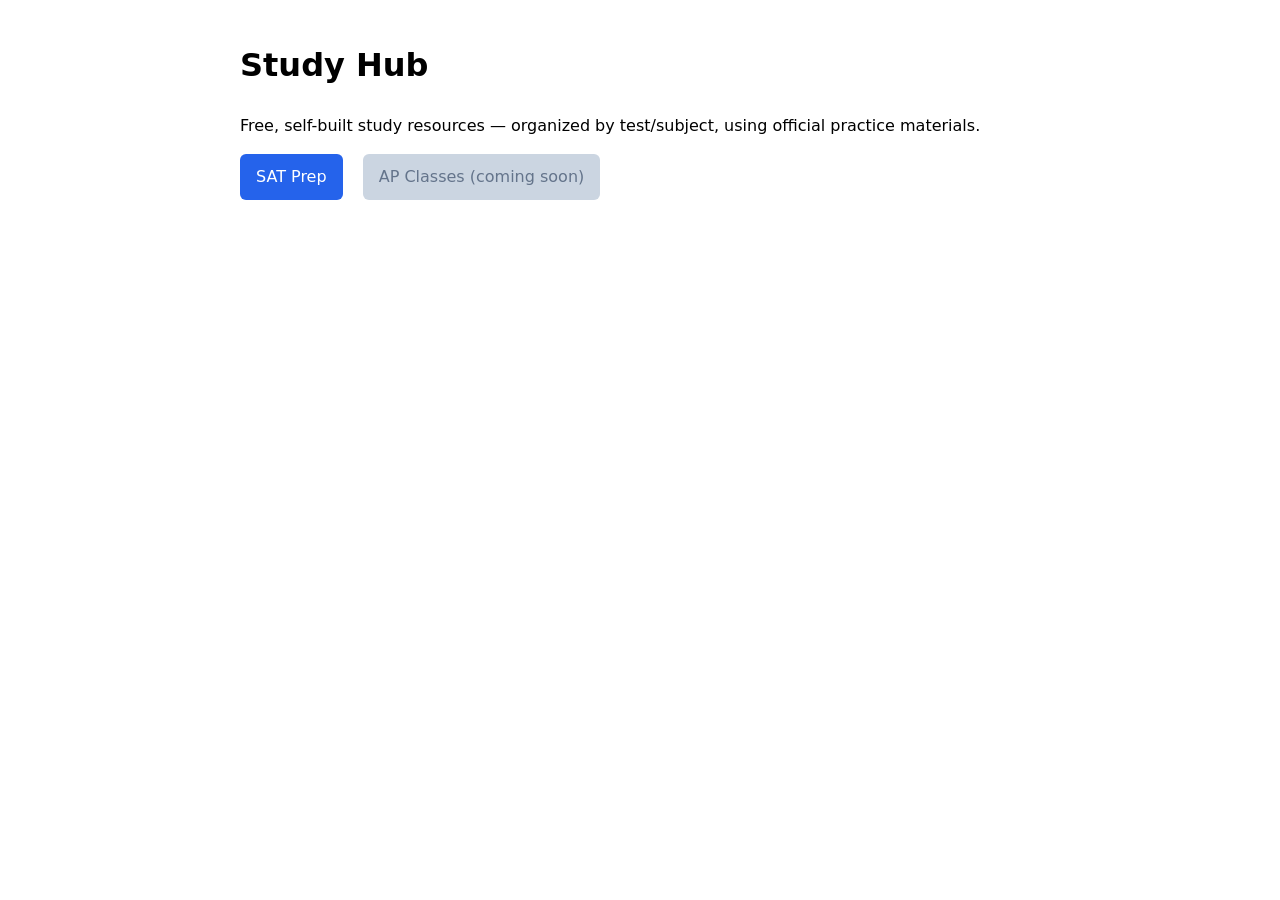
<file: index.html>
<!DOCTYPE html>
<html lang="en">
<head>
  <meta charset="UTF-8">
  <meta name="viewport" content="width=device-width, initial-scale=1.0">
  <title>Study Hub</title>
  <link rel="stylesheet" href="style.css">
</head>
<body>
  <h1>Study Hub</h1>
  <p>Free, self-built study resources — organized by test/subject, using official practice materials.</p>
  <nav>
    <a href="sat/index.html">SAT Prep</a>
    <a href="#" class="disabled">AP Classes (coming soon)</a>
  </nav>
</body>
</html>
</file>
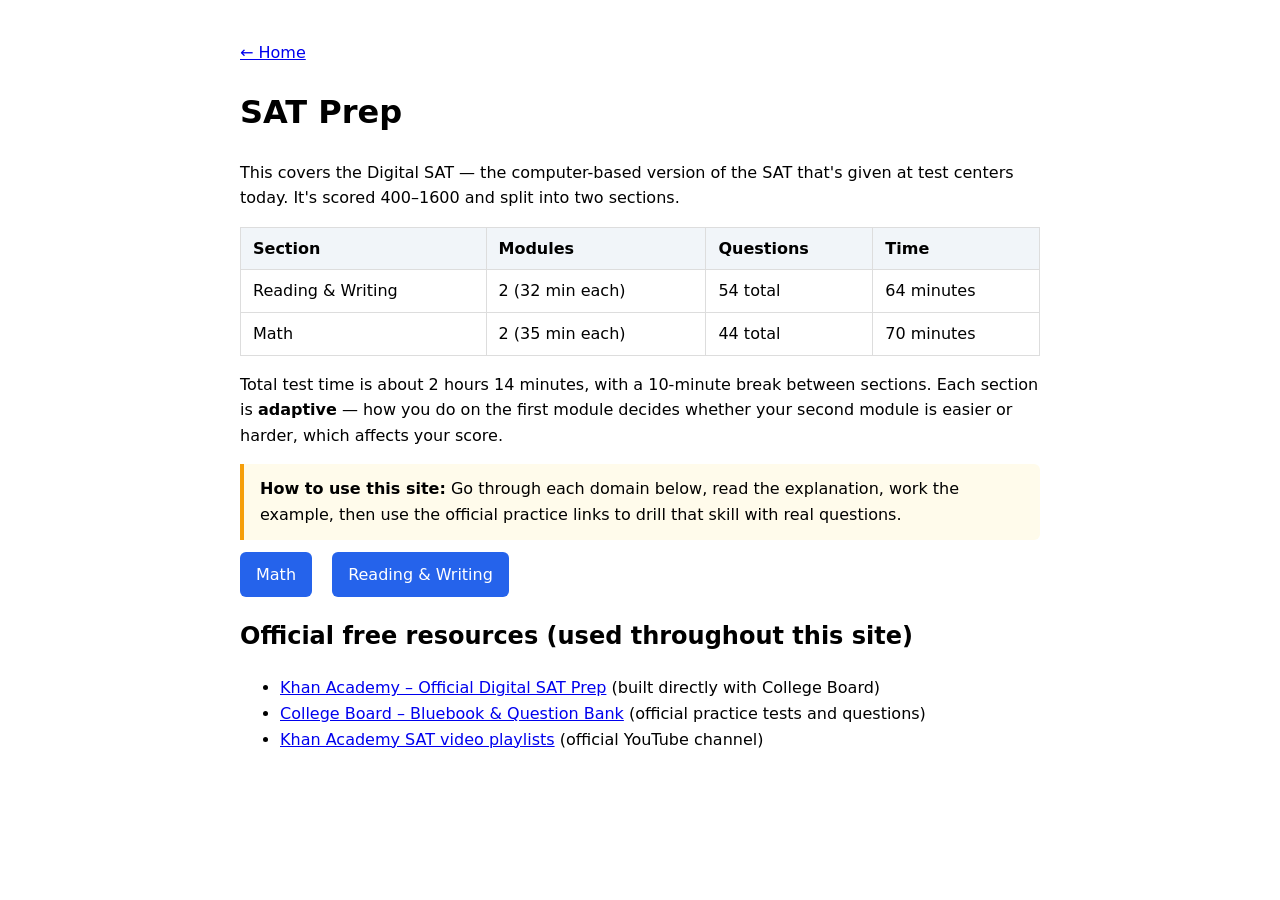
<file: sat/index.html>
<!DOCTYPE html>
<html lang="en">
<head>
  <meta charset="UTF-8">
  <meta name="viewport" content="width=device-width, initial-scale=1.0">
  <title>SAT Prep</title>
  <link rel="stylesheet" href="../style.css">
</head>
<body>
  <a href="../index.html">&larr; Home</a>
  <h1>SAT Prep</h1>
  <p>This covers the Digital SAT — the computer-based version of the SAT that's given at test centers today. It's scored 400&ndash;1600 and split into two sections.</p>

  <table>
    <tr><th>Section</th><th>Modules</th><th>Questions</th><th>Time</th></tr>
    <tr><td>Reading & Writing</td><td>2 (32 min each)</td><td>54 total</td><td>64 minutes</td></tr>
    <tr><td>Math</td><td>2 (35 min each)</td><td>44 total</td><td>70 minutes</td></tr>
  </table>

  <p>Total test time is about 2 hours 14 minutes, with a 10-minute break between sections. Each section is <strong>adaptive</strong> &mdash; how you do on the first module decides whether your second module is easier or harder, which affects your score.</p>

  <div class="tip">
    <strong>How to use this site:</strong> Go through each domain below, read the explanation, work the example, then use the official practice links to drill that skill with real questions.
  </div>

  <nav>
    <a href="math.html">Math</a>
    <a href="reading-writing.html">Reading & Writing</a>
  </nav>

  <h2>Official free resources (used throughout this site)</h2>
  <ul>
    <li><a href="https://www.khanacademy.org/digital-sat" target="_blank">Khan Academy &ndash; Official Digital SAT Prep</a> (built directly with College Board)</li>
    <li><a href="https://satsuite.collegeboard.org/practice" target="_blank">College Board &ndash; Bluebook & Question Bank</a> (official practice tests and questions)</li>
    <li><a href="https://www.youtube.com/c/KhanAcademyNewSAT/playlists" target="_blank">Khan Academy SAT video playlists</a> (official YouTube channel)</li>
  </ul>
</body>
</html>
</file>
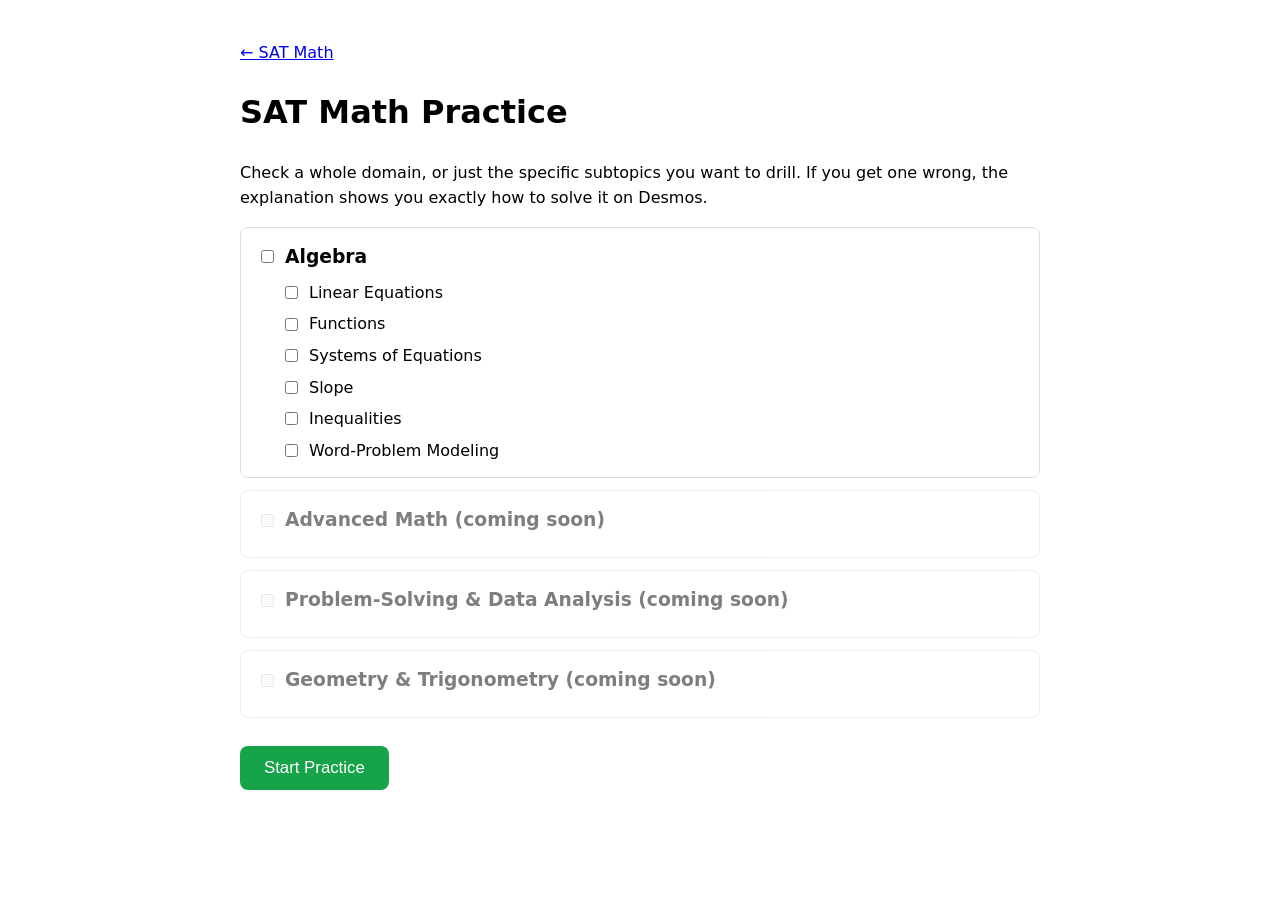
<file: sat/math-practice.html>
<!DOCTYPE html>
<html lang="en">
<head>
  <meta charset="UTF-8">
  <meta name="viewport" content="width=device-width, initial-scale=1.0">
  <title>SAT Math Practice</title>
  <link rel="stylesheet" href="../style.css">
</head>
<body>
  <a href="math.html">&larr; SAT Math</a>
  <h1>SAT Math Practice</h1>
  <p>Check a whole domain, or just the specific subtopics you want to drill. If you get one wrong, the explanation shows you exactly how to solve it on Desmos.</p>

  <div id="topic-selector"></div>

  <button class="start-practice-btn" onclick="startPractice()">Start Practice</button>

  <div id="practice-results"></div>

  <script src="quiz-data.js"></script>
  <script src="quiz.js"></script>
  <script src="practice.js"></script>
</body>
</html>
</file>
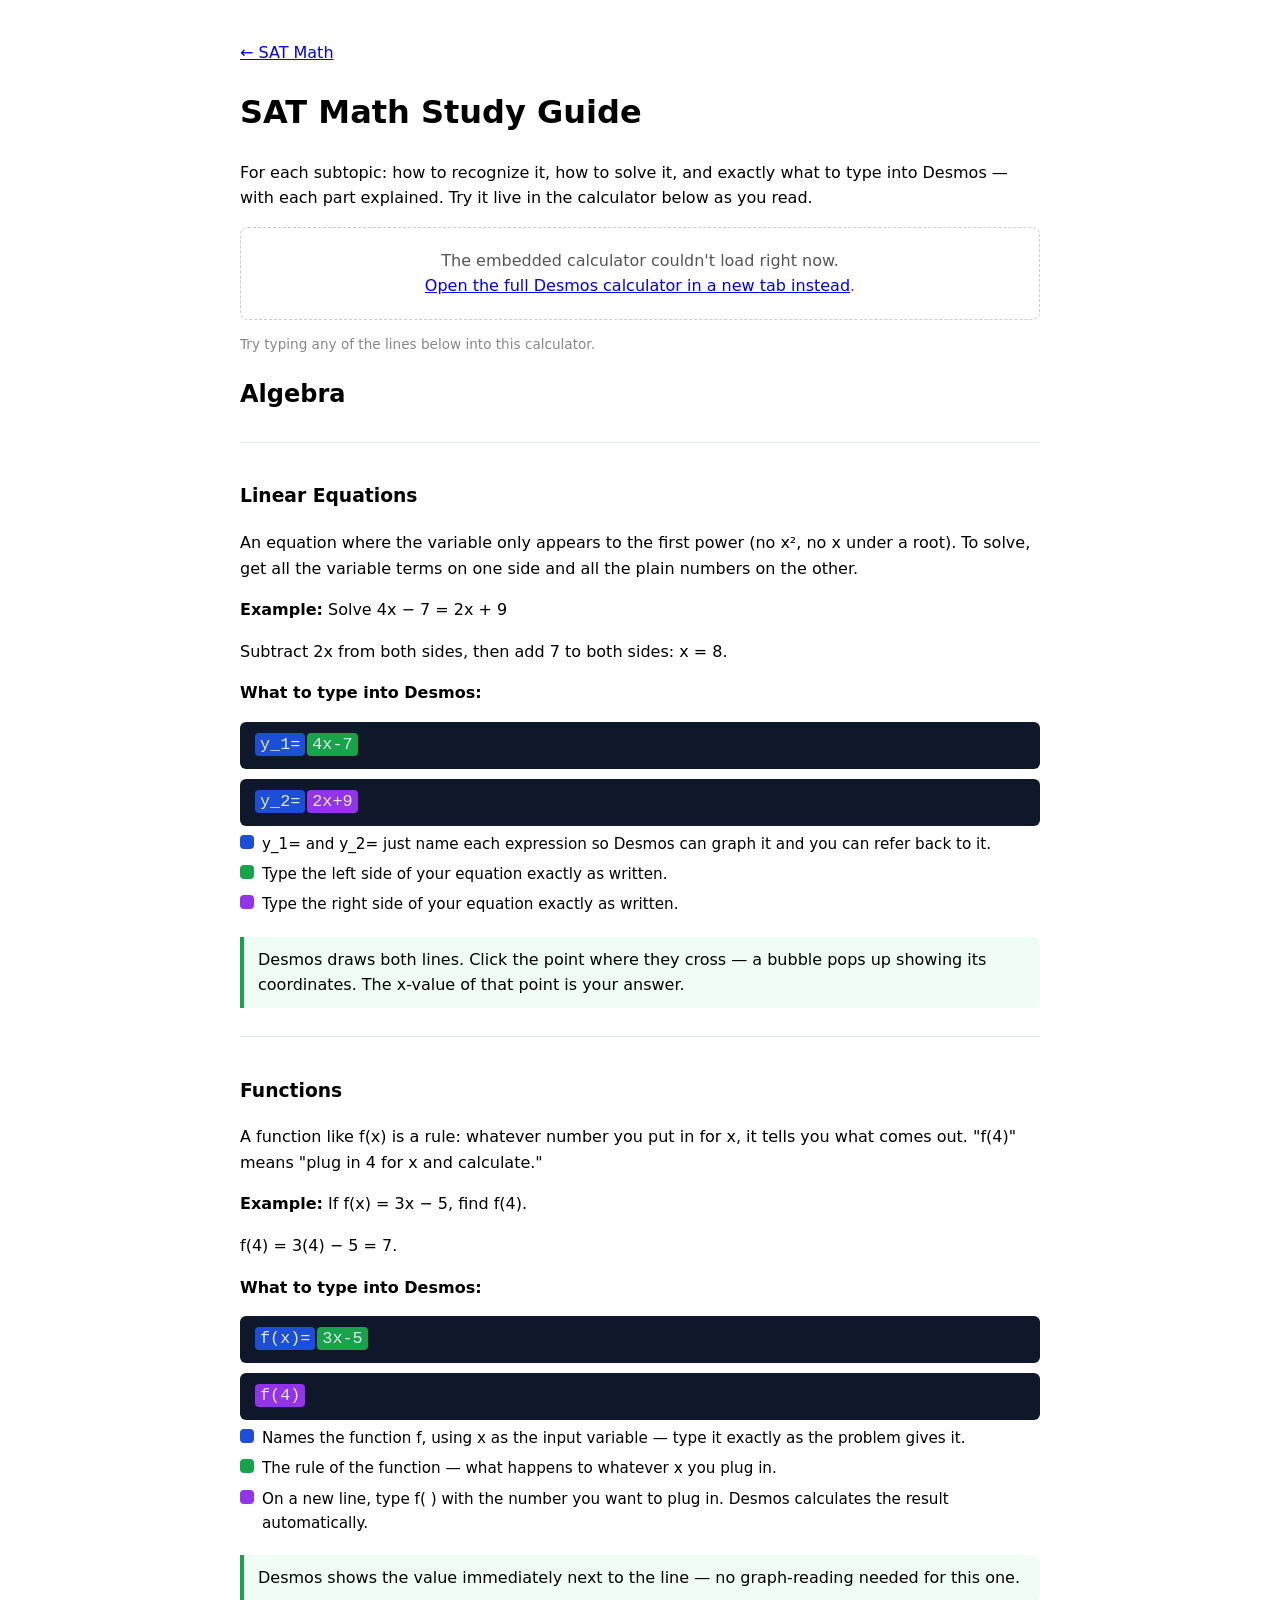
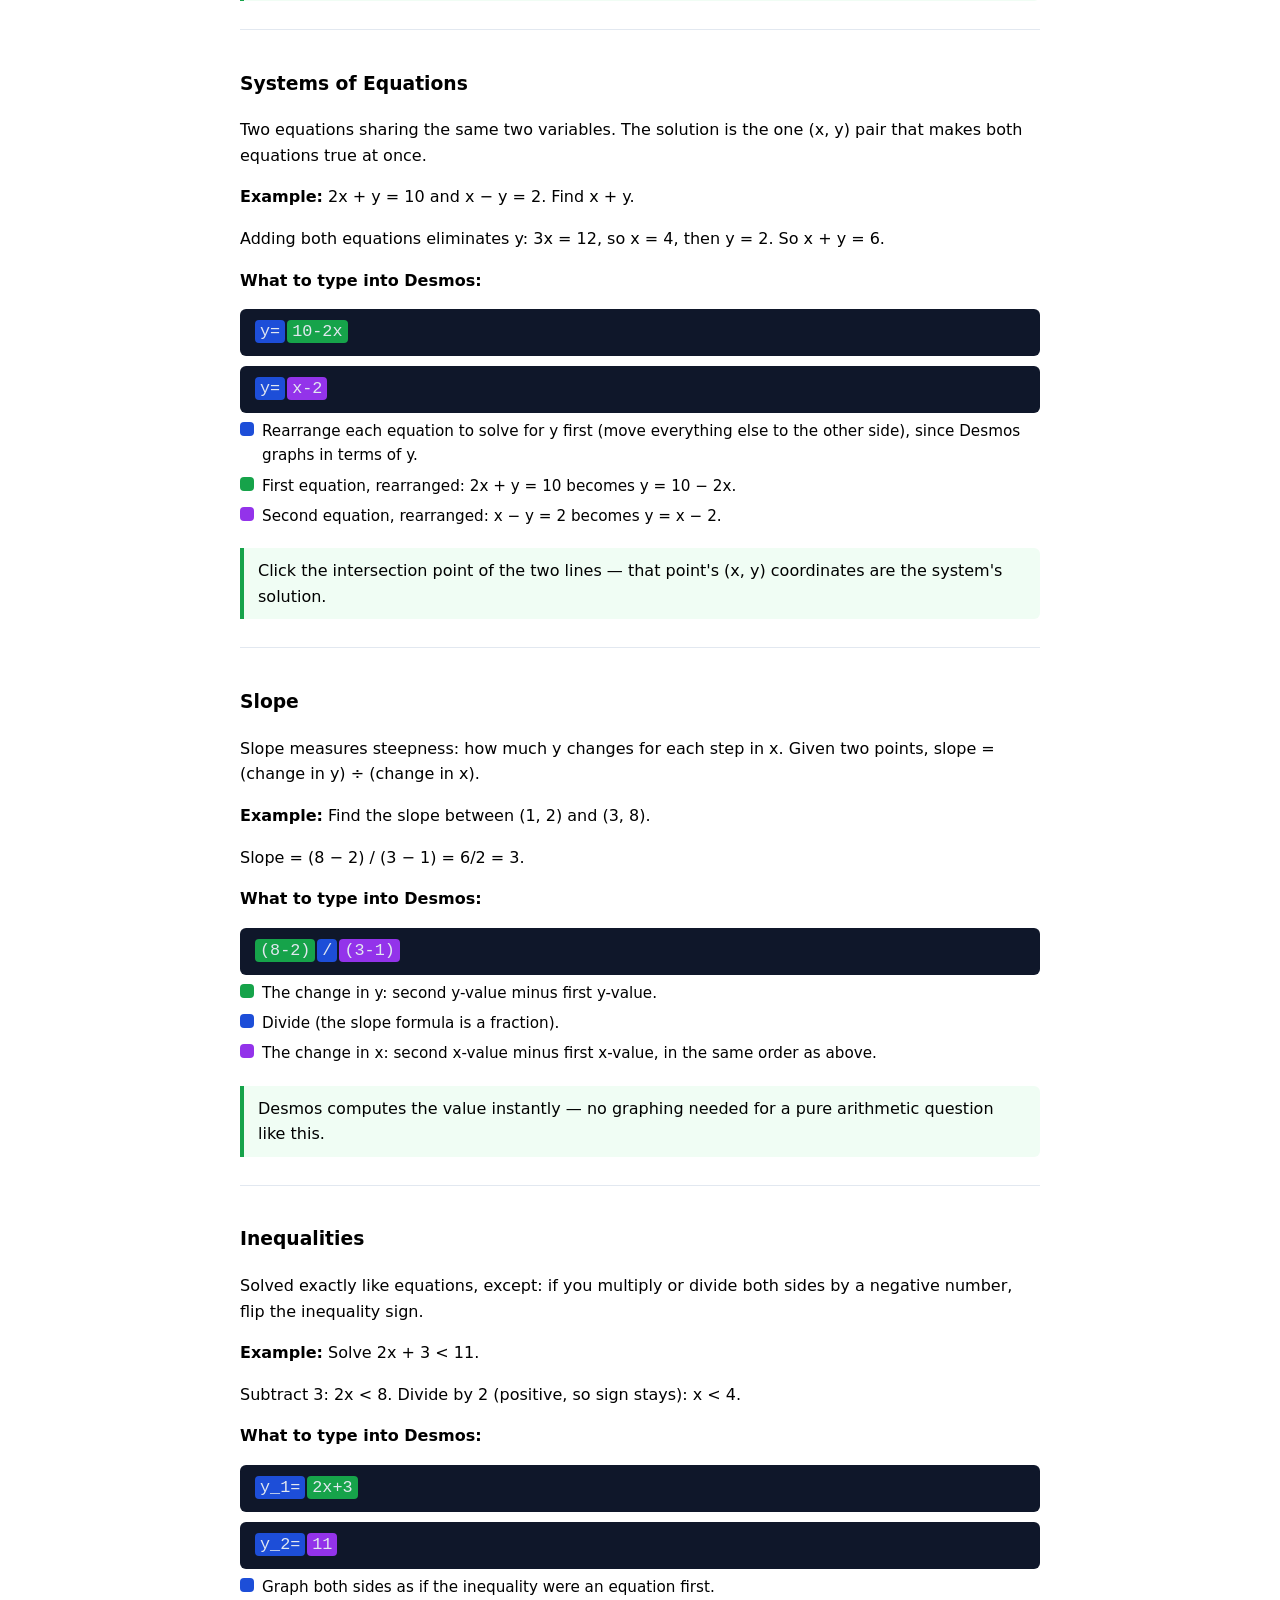
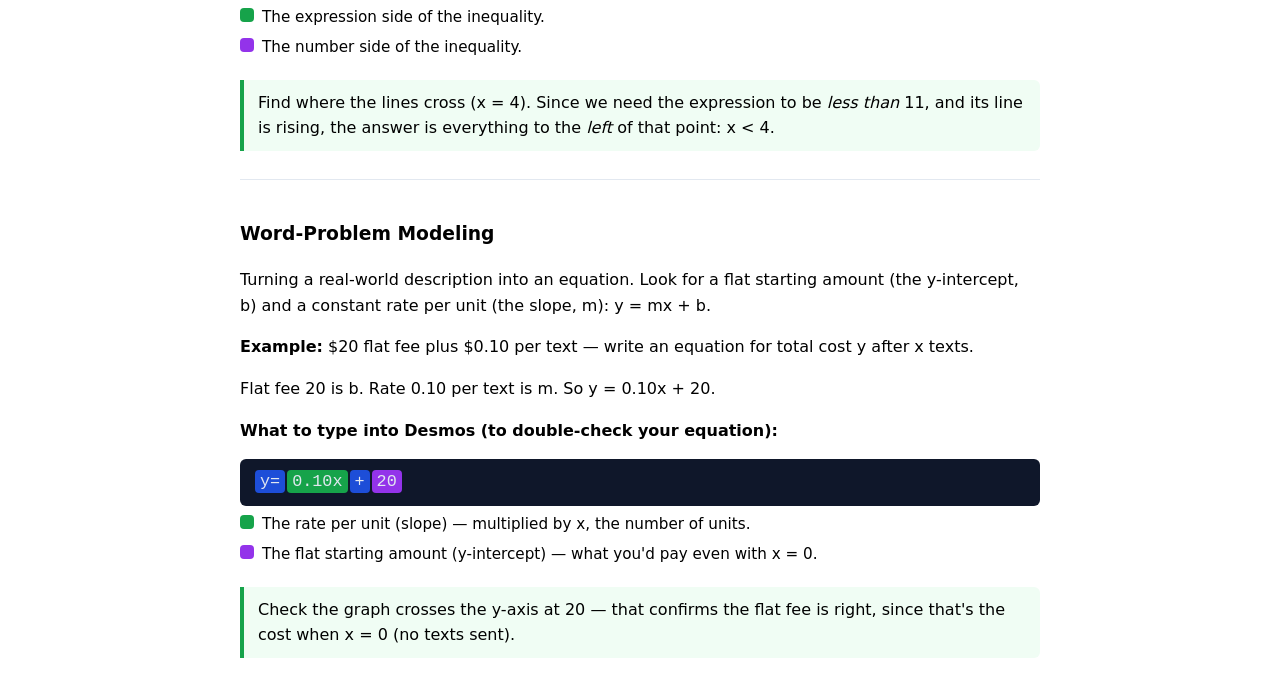
<file: sat/math-study-guide.html>
<!DOCTYPE html>
<html lang="en">
<head>
  <meta charset="UTF-8">
  <meta name="viewport" content="width=device-width, initial-scale=1.0">
  <title>SAT Math Study Guide</title>
  <link rel="stylesheet" href="../style.css">
</head>
<body>
  <a href="math.html">&larr; SAT Math</a>
  <h1>SAT Math Study Guide</h1>
  <p>For each subtopic: how to recognize it, how to solve it, and exactly what to type into Desmos &mdash; with each part explained. Try it live in the calculator below as you read.</p>

  <div id="calculator"></div>
  <p id="calculator-note" style="color:#888; font-size:0.85em;">Try typing any of the lines below into this calculator.</p>

  <h2>Algebra</h2>

  <div class="subtopic-section" id="linear-equations">
    <h3>Linear Equations</h3>
    <p>An equation where the variable only appears to the first power (no x&sup2;, no x under a root). To solve, get all the variable terms on one side and all the plain numbers on the other.</p>

    <p><strong>Example:</strong> Solve 4x &minus; 7 = 2x + 9</p>
    <p>Subtract 2x from both sides, then add 7 to both sides: x = 8.</p>

    <p><strong>What to type into Desmos:</strong></p>
    <div class="d-line"><span class="d-part d-c1">y_1=</span><span class="d-part d-c2">4x-7</span></div>
    <div class="d-line"><span class="d-part d-c1">y_2=</span><span class="d-part d-c3">2x+9</span></div>
    <div class="d-legend">
      <div class="d-legend-item"><span class="d-swatch d-c1"></span><span>y_1= and y_2= just name each expression so Desmos can graph it and you can refer back to it.</span></div>
      <div class="d-legend-item"><span class="d-swatch d-c2"></span><span>Type the left side of your equation exactly as written.</span></div>
      <div class="d-legend-item"><span class="d-swatch d-c3"></span><span>Type the right side of your equation exactly as written.</span></div>
    </div>
    <div class="d-result">Desmos draws both lines. Click the point where they cross &mdash; a bubble pops up showing its coordinates. The x-value of that point is your answer.</div>
  </div>

  <div class="subtopic-section" id="functions">
    <h3>Functions</h3>
    <p>A function like f(x) is a rule: whatever number you put in for x, it tells you what comes out. "f(4)" means "plug in 4 for x and calculate."</p>

    <p><strong>Example:</strong> If f(x) = 3x &minus; 5, find f(4).</p>
    <p>f(4) = 3(4) &minus; 5 = 7.</p>

    <p><strong>What to type into Desmos:</strong></p>
    <div class="d-line"><span class="d-part d-c1">f(x)=</span><span class="d-part d-c2">3x-5</span></div>
    <div class="d-line"><span class="d-part d-c3">f(4)</span></div>
    <div class="d-legend">
      <div class="d-legend-item"><span class="d-swatch d-c1"></span><span>Names the function f, using x as the input variable &mdash; type it exactly as the problem gives it.</span></div>
      <div class="d-legend-item"><span class="d-swatch d-c2"></span><span>The rule of the function &mdash; what happens to whatever x you plug in.</span></div>
      <div class="d-legend-item"><span class="d-swatch d-c3"></span><span>On a new line, type f( ) with the number you want to plug in. Desmos calculates the result automatically.</span></div>
    </div>
    <div class="d-result">Desmos shows the value immediately next to the line &mdash; no graph-reading needed for this one.</div>
  </div>

  <div class="subtopic-section" id="systems">
    <h3>Systems of Equations</h3>
    <p>Two equations sharing the same two variables. The solution is the one (x, y) pair that makes both equations true at once.</p>

    <p><strong>Example:</strong> 2x + y = 10 and x &minus; y = 2. Find x + y.</p>
    <p>Adding both equations eliminates y: 3x = 12, so x = 4, then y = 2. So x + y = 6.</p>

    <p><strong>What to type into Desmos:</strong></p>
    <div class="d-line"><span class="d-part d-c1">y=</span><span class="d-part d-c2">10-2x</span></div>
    <div class="d-line"><span class="d-part d-c1">y=</span><span class="d-part d-c3">x-2</span></div>
    <div class="d-legend">
      <div class="d-legend-item"><span class="d-swatch d-c1"></span><span>Rearrange each equation to solve for y first (move everything else to the other side), since Desmos graphs in terms of y.</span></div>
      <div class="d-legend-item"><span class="d-swatch d-c2"></span><span>First equation, rearranged: 2x + y = 10 becomes y = 10 &minus; 2x.</span></div>
      <div class="d-legend-item"><span class="d-swatch d-c3"></span><span>Second equation, rearranged: x &minus; y = 2 becomes y = x &minus; 2.</span></div>
    </div>
    <div class="d-result">Click the intersection point of the two lines &mdash; that point's (x, y) coordinates are the system's solution.</div>
  </div>

  <div class="subtopic-section" id="slope">
    <h3>Slope</h3>
    <p>Slope measures steepness: how much y changes for each step in x. Given two points, slope = (change in y) &divide; (change in x).</p>

    <p><strong>Example:</strong> Find the slope between (1, 2) and (3, 8).</p>
    <p>Slope = (8 &minus; 2) / (3 &minus; 1) = 6/2 = 3.</p>

    <p><strong>What to type into Desmos:</strong></p>
    <div class="d-line"><span class="d-part d-c2">(8-2)</span><span class="d-part d-c1">/</span><span class="d-part d-c3">(3-1)</span></div>
    <div class="d-legend">
      <div class="d-legend-item"><span class="d-swatch d-c2"></span><span>The change in y: second y-value minus first y-value.</span></div>
      <div class="d-legend-item"><span class="d-swatch d-c1"></span><span>Divide (the slope formula is a fraction).</span></div>
      <div class="d-legend-item"><span class="d-swatch d-c3"></span><span>The change in x: second x-value minus first x-value, in the same order as above.</span></div>
    </div>
    <div class="d-result">Desmos computes the value instantly &mdash; no graphing needed for a pure arithmetic question like this.</div>
  </div>

  <div class="subtopic-section" id="inequalities">
    <h3>Inequalities</h3>
    <p>Solved exactly like equations, except: if you multiply or divide both sides by a negative number, flip the inequality sign.</p>

    <p><strong>Example:</strong> Solve 2x + 3 &lt; 11.</p>
    <p>Subtract 3: 2x &lt; 8. Divide by 2 (positive, so sign stays): x &lt; 4.</p>

    <p><strong>What to type into Desmos:</strong></p>
    <div class="d-line"><span class="d-part d-c1">y_1=</span><span class="d-part d-c2">2x+3</span></div>
    <div class="d-line"><span class="d-part d-c1">y_2=</span><span class="d-part d-c3">11</span></div>
    <div class="d-legend">
      <div class="d-legend-item"><span class="d-swatch d-c1"></span><span>Graph both sides as if the inequality were an equation first.</span></div>
      <div class="d-legend-item"><span class="d-swatch d-c2"></span><span>The expression side of the inequality.</span></div>
      <div class="d-legend-item"><span class="d-swatch d-c3"></span><span>The number side of the inequality.</span></div>
    </div>
    <div class="d-result">Find where the lines cross (x = 4). Since we need the expression to be <em>less than</em> 11, and its line is rising, the answer is everything to the <em>left</em> of that point: x &lt; 4.</div>
  </div>

  <div class="subtopic-section" id="modeling">
    <h3>Word-Problem Modeling</h3>
    <p>Turning a real-world description into an equation. Look for a flat starting amount (the y-intercept, b) and a constant rate per unit (the slope, m): y = mx + b.</p>

    <p><strong>Example:</strong> $20 flat fee plus $0.10 per text &mdash; write an equation for total cost y after x texts.</p>
    <p>Flat fee 20 is b. Rate 0.10 per text is m. So y = 0.10x + 20.</p>

    <p><strong>What to type into Desmos (to double-check your equation):</strong></p>
    <div class="d-line"><span class="d-part d-c1">y=</span><span class="d-part d-c2">0.10x</span><span class="d-part d-c1">+</span><span class="d-part d-c3">20</span></div>
    <div class="d-legend">
      <div class="d-legend-item"><span class="d-swatch d-c2"></span><span>The rate per unit (slope) &mdash; multiplied by x, the number of units.</span></div>
      <div class="d-legend-item"><span class="d-swatch d-c3"></span><span>The flat starting amount (y-intercept) &mdash; what you'd pay even with x = 0.</span></div>
    </div>
    <div class="d-result">Check the graph crosses the y-axis at 20 &mdash; that confirms the flat fee is right, since that's the cost when x = 0 (no texts sent).</div>
  </div>

  <script src="https://www.desmos.com/api/v1.11/calculator.js?apiKey=dcb31709b452b1cf9dc26972add0fa6f" onerror="desmosFailedToLoad()"></script>
  <script>
    function desmosFailedToLoad() {
      var el = document.getElementById('calculator');
      el.outerHTML = '<div class="calculator-fallback">The embedded calculator couldn\'t load right now.<br><a href="https://www.desmos.com/calculator" target="_blank">Open the full Desmos calculator in a new tab instead</a>.</div>';
    }
    try {
      if (typeof Desmos !== 'undefined') {
        Desmos.GraphingCalculator(document.getElementById('calculator'));
      } else {
        desmosFailedToLoad();
      }
    } catch (e) {
      desmosFailedToLoad();
    }
  </script>
</body>
</html>
</file>
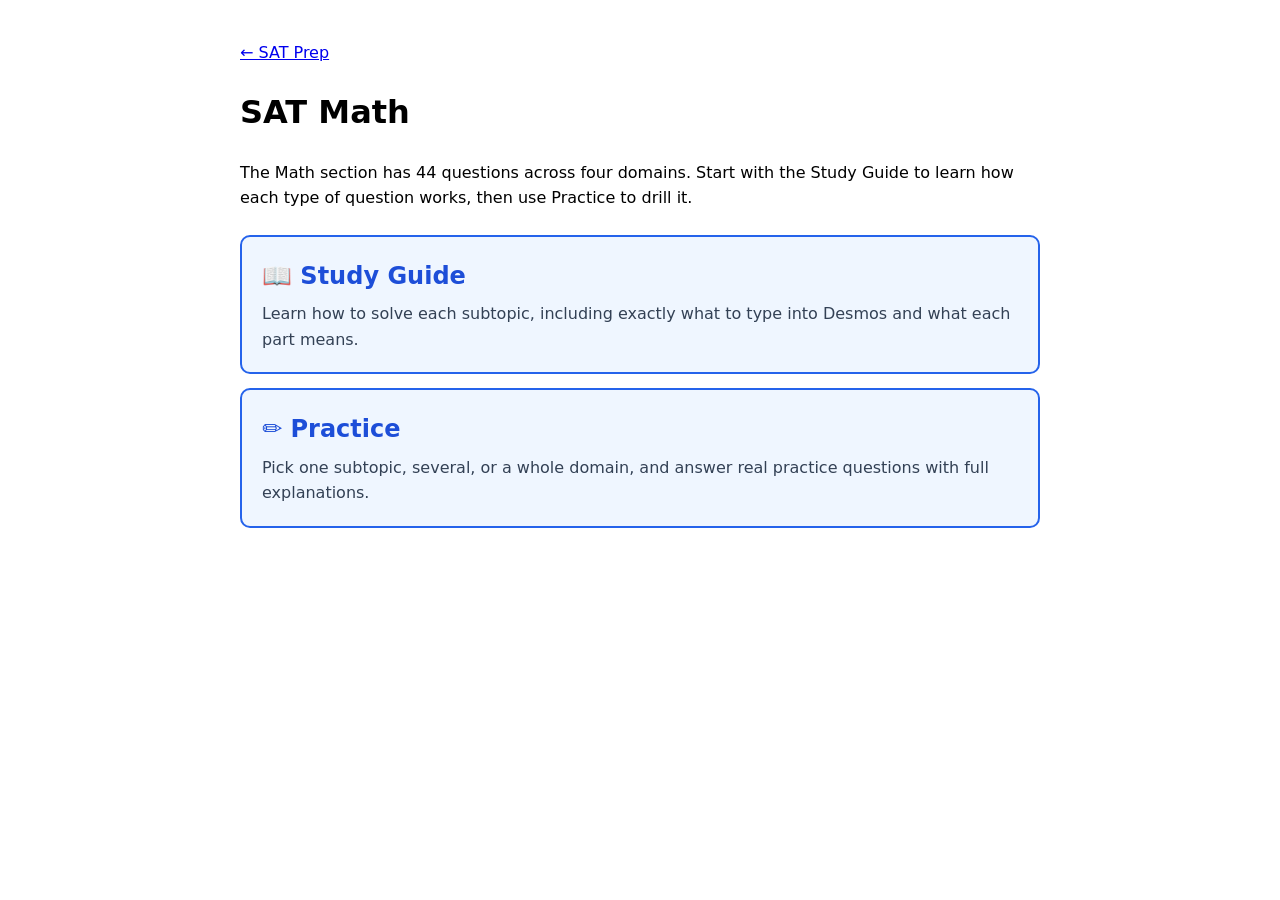
<file: sat/math.html>
<!DOCTYPE html>
<html lang="en">
<head>
  <meta charset="UTF-8">
  <meta name="viewport" content="width=device-width, initial-scale=1.0">
  <title>SAT Math</title>
  <link rel="stylesheet" href="../style.css">
</head>
<body>
  <a href="index.html">&larr; SAT Prep</a>
  <h1>SAT Math</h1>
  <p>The Math section has 44 questions across four domains. Start with the Study Guide to learn how each type of question works, then use Practice to drill it.</p>

  <div class="section-cards">
    <a href="math-study-guide.html" class="section-card">
      <h2>&#128214; Study Guide</h2>
      <p>Learn how to solve each subtopic, including exactly what to type into Desmos and what each part means.</p>
    </a>
    <a href="math-practice.html" class="section-card">
      <h2>&#9999;&#65039; Practice</h2>
      <p>Pick one subtopic, several, or a whole domain, and answer real practice questions with full explanations.</p>
    </a>
  </div>
</body>
</html>
</file>
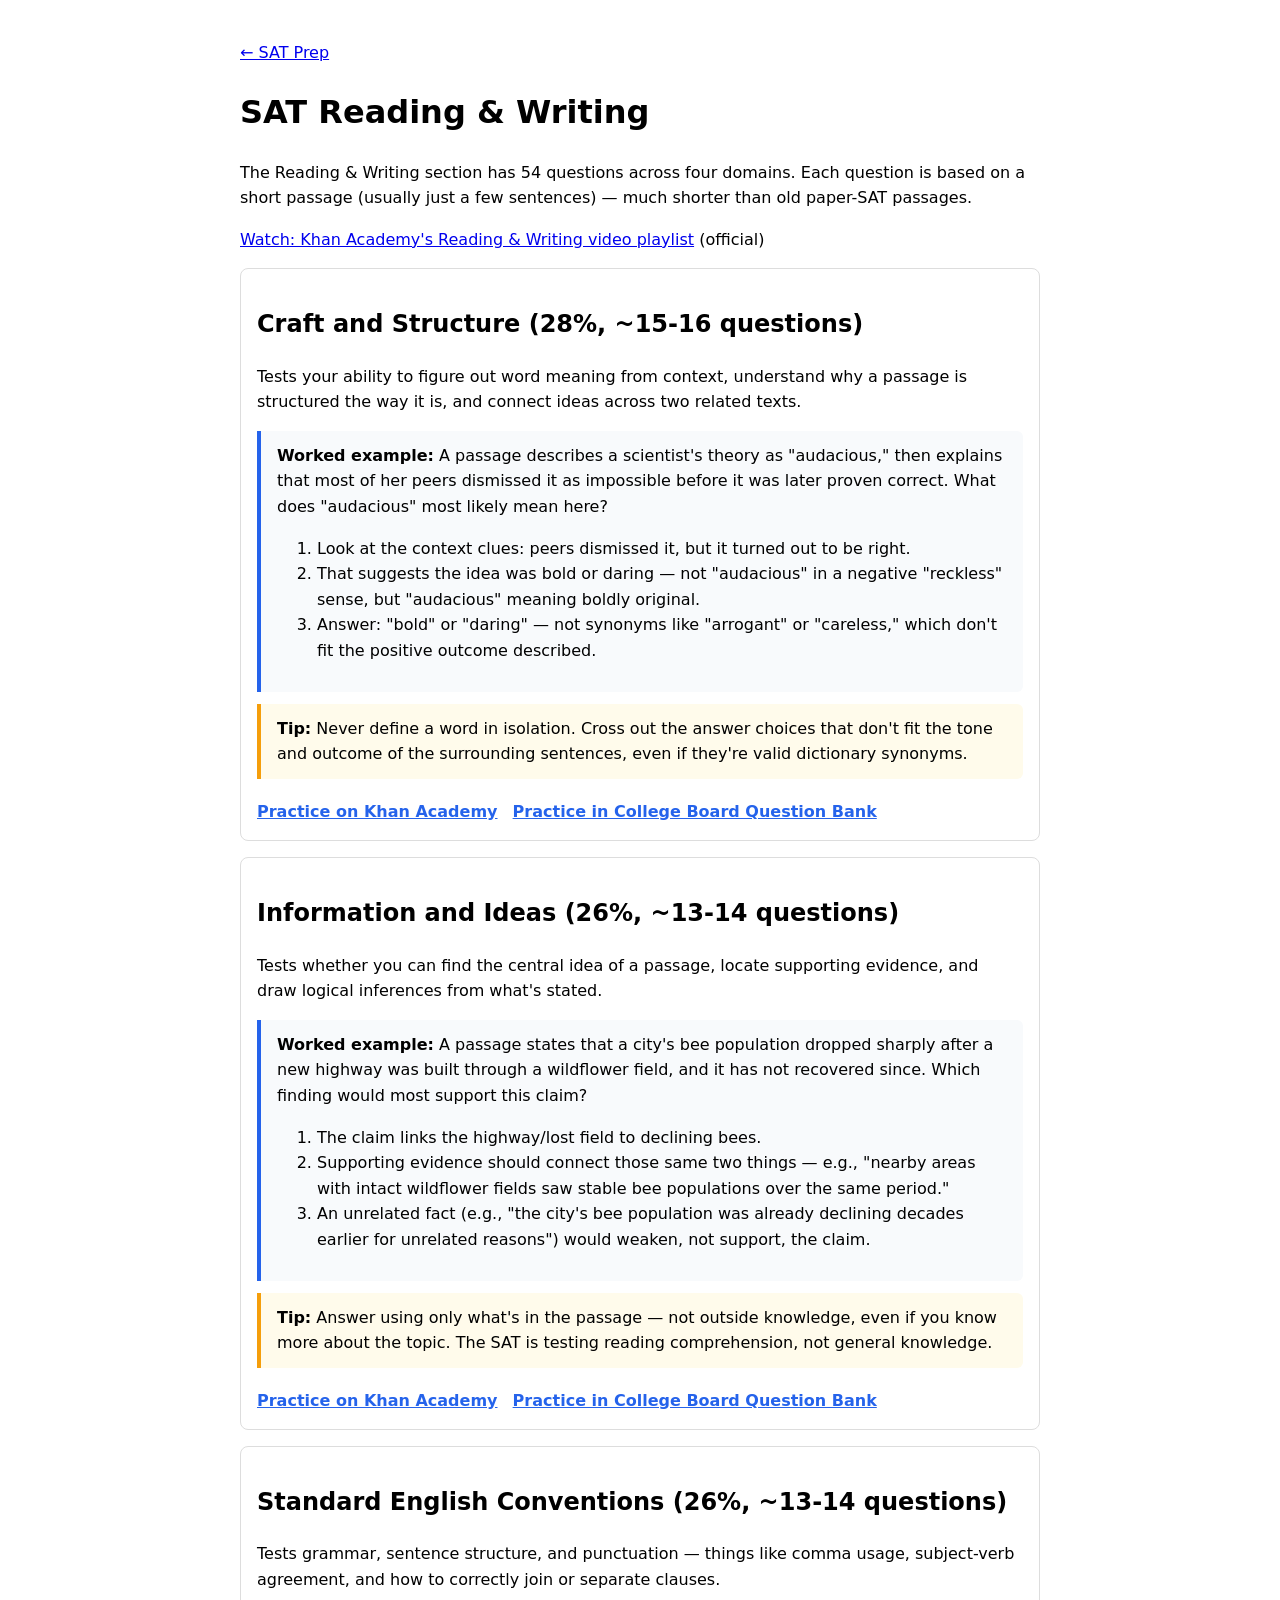
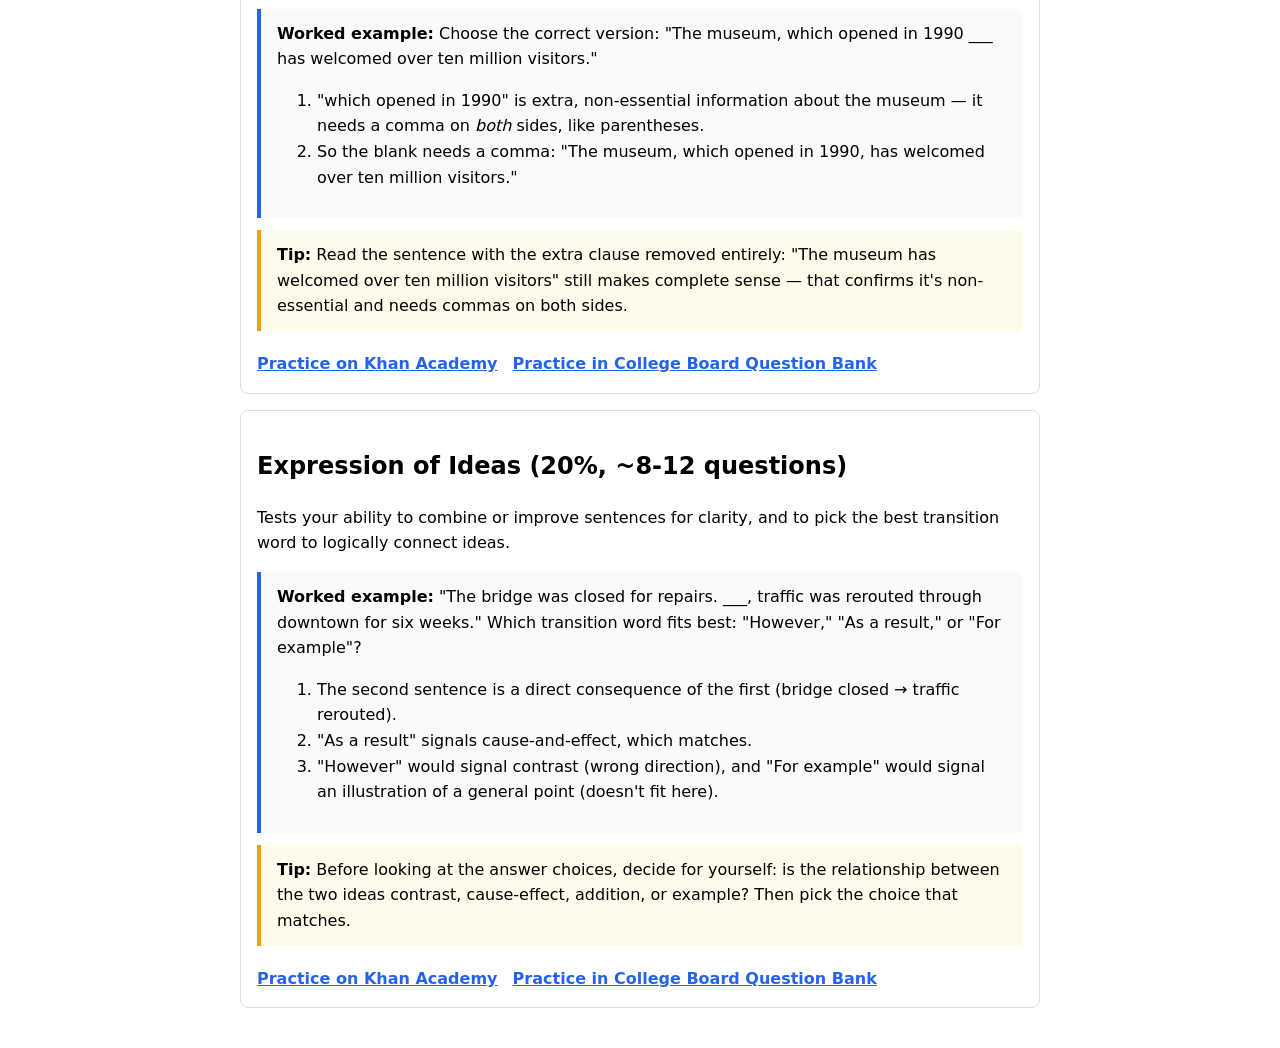
<file: sat/reading-writing.html>
<!DOCTYPE html>
<html lang="en">
<head>
  <meta charset="UTF-8">
  <meta name="viewport" content="width=device-width, initial-scale=1.0">
  <title>SAT Reading & Writing</title>
  <link rel="stylesheet" href="../style.css">
</head>
<body>
  <a href="index.html">&larr; SAT Prep</a>
  <h1>SAT Reading & Writing</h1>
  <p>The Reading & Writing section has 54 questions across four domains. Each question is based on a short passage (usually just a few sentences) &mdash; much shorter than old paper-SAT passages.</p>

  <p><a href="https://www.youtube.com/playlist?list=PLSQl0a2vh4HDk6kqy5a1EKMZ_ZcqDHuWe" target="_blank">Watch: Khan Academy's Reading & Writing video playlist</a> (official)</p>

  <div class="domain">
    <h2>Craft and Structure (28%, ~15-16 questions)</h2>
    <p>Tests your ability to figure out word meaning from context, understand why a passage is structured the way it is, and connect ideas across two related texts.</p>

    <div class="example">
      <strong>Worked example:</strong> A passage describes a scientist's theory as "audacious," then explains that most of her peers dismissed it as impossible before it was later proven correct. What does "audacious" most likely mean here?
      <ol>
        <li>Look at the context clues: peers dismissed it, but it turned out to be right.</li>
        <li>That suggests the idea was bold or daring &mdash; not "audacious" in a negative "reckless" sense, but "audacious" meaning boldly original.</li>
        <li>Answer: "bold" or "daring" &mdash; not synonyms like "arrogant" or "careless," which don't fit the positive outcome described.</li>
      </ol>
    </div>

    <div class="tip"><strong>Tip:</strong> Never define a word in isolation. Cross out the answer choices that don't fit the tone and outcome of the surrounding sentences, even if they're valid dictionary synonyms.</div>

    <a href="https://www.khanacademy.org/digital-sat" target="_blank">Practice on Khan Academy</a>
    <a href="https://satsuite.collegeboard.org/practice" target="_blank">Practice in College Board Question Bank</a>
  </div>

  <div class="domain">
    <h2>Information and Ideas (26%, ~13-14 questions)</h2>
    <p>Tests whether you can find the central idea of a passage, locate supporting evidence, and draw logical inferences from what's stated.</p>

    <div class="example">
      <strong>Worked example:</strong> A passage states that a city's bee population dropped sharply after a new highway was built through a wildflower field, and it has not recovered since. Which finding would most support this claim?
      <ol>
        <li>The claim links the highway/lost field to declining bees.</li>
        <li>Supporting evidence should connect those same two things &mdash; e.g., "nearby areas with intact wildflower fields saw stable bee populations over the same period."</li>
        <li>An unrelated fact (e.g., "the city's bee population was already declining decades earlier for unrelated reasons") would weaken, not support, the claim.</li>
      </ol>
    </div>

    <div class="tip"><strong>Tip:</strong> Answer using only what's in the passage &mdash; not outside knowledge, even if you know more about the topic. The SAT is testing reading comprehension, not general knowledge.</div>

    <a href="https://www.khanacademy.org/digital-sat" target="_blank">Practice on Khan Academy</a>
    <a href="https://satsuite.collegeboard.org/practice" target="_blank">Practice in College Board Question Bank</a>
  </div>

  <div class="domain">
    <h2>Standard English Conventions (26%, ~13-14 questions)</h2>
    <p>Tests grammar, sentence structure, and punctuation &mdash; things like comma usage, subject-verb agreement, and how to correctly join or separate clauses.</p>

    <div class="example">
      <strong>Worked example:</strong> Choose the correct version: "The museum, which opened in 1990 ___ has welcomed over ten million visitors."
      <ol>
        <li>"which opened in 1990" is extra, non-essential information about the museum &mdash; it needs a comma on <em>both</em> sides, like parentheses.</li>
        <li>So the blank needs a comma: "The museum, which opened in 1990, has welcomed over ten million visitors."</li>
      </ol>
    </div>

    <div class="tip"><strong>Tip:</strong> Read the sentence with the extra clause removed entirely: "The museum has welcomed over ten million visitors" still makes complete sense &mdash; that confirms it's non-essential and needs commas on both sides.</div>

    <a href="https://www.khanacademy.org/digital-sat" target="_blank">Practice on Khan Academy</a>
    <a href="https://satsuite.collegeboard.org/practice" target="_blank">Practice in College Board Question Bank</a>
  </div>

  <div class="domain">
    <h2>Expression of Ideas (20%, ~8-12 questions)</h2>
    <p>Tests your ability to combine or improve sentences for clarity, and to pick the best transition word to logically connect ideas.</p>

    <div class="example">
      <strong>Worked example:</strong> "The bridge was closed for repairs. ___, traffic was rerouted through downtown for six weeks." Which transition word fits best: "However," "As a result," or "For example"?
      <ol>
        <li>The second sentence is a direct consequence of the first (bridge closed &rarr; traffic rerouted).</li>
        <li>"As a result" signals cause-and-effect, which matches.</li>
        <li>"However" would signal contrast (wrong direction), and "For example" would signal an illustration of a general point (doesn't fit here).</li>
      </ol>
    </div>

    <div class="tip"><strong>Tip:</strong> Before looking at the answer choices, decide for yourself: is the relationship between the two ideas contrast, cause-effect, addition, or example? Then pick the choice that matches.</div>

    <a href="https://www.khanacademy.org/digital-sat" target="_blank">Practice on Khan Academy</a>
    <a href="https://satsuite.collegeboard.org/practice" target="_blank">Practice in College Board Question Bank</a>
  </div>
</body>
</html>
</file>
<file: style.css>
body {
  font-family: system-ui, sans-serif;
  max-width: 800px;
  margin: 40px auto;
  padding: 0 20px;
  line-height: 1.6;
}
nav a {
  display: inline-block;
  margin-right: 15px;
  padding: 10px 16px;
  background: #2563eb;
  color: white;
  text-decoration: none;
  border-radius: 6px;
}
nav a.disabled {
  background: #cbd5e1;
  color: #64748b;
  cursor: default;
  pointer-events: none;
}
table {
  border-collapse: collapse;
  width: 100%;
  margin: 16px 0;
}
th, td {
  border: 1px solid #ddd;
  padding: 8px 12px;
  text-align: left;
}
th {
  background: #f1f5f9;
}
.example {
  background: #f8fafc;
  border-left: 4px solid #2563eb;
  padding: 12px 16px;
  margin: 12px 0;
  border-radius: 0 6px 6px 0;
}
.tip {
  background: #fffbeb;
  border-left: 4px solid #f59e0b;
  padding: 12px 16px;
  margin: 12px 0;
  border-radius: 0 6px 6px 0;
}
.domain-list {
  display: flex;
  flex-direction: column;
  gap: 12px;
  margin: 20px 0;
}
.domain-card {
  display: block;
  border: 1px solid #ddd;
  border-radius: 8px;
  padding: 16px;
  text-decoration: none;
  color: inherit;
}
.domain-card h2 { margin: 0 0 4px 0; font-size: 1.1em; color: #2563eb; }
.domain-card p { margin: 0; color: #555; }
.domain-card:not(.disabled):hover { border-color: #2563eb; background: #f8fafc; }
.domain-card.disabled { opacity: 0.55; }
.domain-card.disabled h2 { color: #64748b; }

.strategy-box {
  border: 1px solid #e2e8f0;
  border-radius: 8px;
  padding: 16px 20px;
  margin: 16px 0;
}
.strategy-box h3 { margin-top: 0; }

#calculator {
  width: 100%;
  height: 400px;
  border: 1px solid #ddd;
  border-radius: 8px;
  margin: 12px 0;
}

.question {
  border: 1px solid #ddd;
  border-radius: 8px;
  padding: 16px 20px;
  margin: 20px 0;
}
.question .prompt { font-weight: 600; margin-bottom: 12px; }
.question .choices { display: flex; flex-direction: column; gap: 8px; margin-bottom: 12px; }
.question label {
  display: flex;
  align-items: center;
  gap: 8px;
  padding: 8px 12px;
  border: 1px solid #e2e8f0;
  border-radius: 6px;
  cursor: pointer;
}
.question label:hover { background: #f8fafc; }
.question label.correct-choice { background: #dcfce7; border-color: #22c55e; }
.question label.wrong-choice { background: #fee2e2; border-color: #ef4444; }
.check-btn {
  background: #2563eb;
  color: white;
  border: none;
  padding: 8px 16px;
  border-radius: 6px;
  cursor: pointer;
  font-size: 0.95em;
}
.check-btn:hover { background: #1d4ed8; }
.explanation {
  display: none;
  margin-top: 14px;
  padding: 14px 16px;
  background: #f8fafc;
  border-left: 4px solid #2563eb;
  border-radius: 0 6px 6px 0;
}
.explanation.show { display: block; }
.explanation h4 { margin: 10px 0 4px 0; font-size: 0.95em; }
.explanation h4:first-child { margin-top: 0; }
.result-banner { font-weight: 600; margin-bottom: 8px; }
.result-banner.correct { color: #16a34a; }
.result-banner.wrong { color: #dc2626; }

/* Big section cards on the Math hub page */
.section-cards {
  display: flex;
  flex-direction: column;
  gap: 14px;
  margin: 24px 0;
}
.section-card {
  display: block;
  border: 2px solid #2563eb;
  border-radius: 10px;
  padding: 20px;
  text-decoration: none;
  color: inherit;
  background: #eff6ff;
}
.section-card h2 { margin: 0 0 6px 0; color: #1d4ed8; }
.section-card p { margin: 0; color: #334155; }

/* Desmos annotated breakdown (Study Guide) */
.d-line {
  font-family: "SF Mono", Consolas, monospace;
  font-size: 1.05em;
  padding: 10px 14px;
  background: #0f172a;
  color: #e2e8f0;
  border-radius: 6px;
  margin: 10px 0 6px 0;
  overflow-x: auto;
  white-space: nowrap;
}
.d-part { padding: 2px 5px; border-radius: 4px; margin: 0 1px; }
.d-c1 { background: #1d4ed8; }
.d-c2 { background: #16a34a; }
.d-c3 { background: #9333ea; }
.d-c4 { background: #ea580c; }
.d-legend { display: flex; flex-direction: column; gap: 6px; margin: 0 0 20px 0; }
.d-legend-item { display: flex; align-items: flex-start; gap: 8px; font-size: 0.95em; }
.d-swatch { width: 14px; height: 14px; border-radius: 4px; flex-shrink: 0; margin-top: 3px; }
.d-swatch.d-c1 { background: #1d4ed8; }
.d-swatch.d-c2 { background: #16a34a; }
.d-swatch.d-c3 { background: #9333ea; }
.d-swatch.d-c4 { background: #ea580c; }
.d-result {
  background: #f0fdf4;
  border-left: 4px solid #16a34a;
  padding: 10px 14px;
  border-radius: 0 6px 6px 0;
  margin-bottom: 20px;
}
.calculator-fallback {
  padding: 20px;
  text-align: center;
  border: 1px dashed #ccc;
  border-radius: 8px;
  color: #555;
}
.subtopic-section {
  border-top: 1px solid #e2e8f0;
  padding-top: 20px;
  margin-top: 28px;
}

/* Practice page topic selector */
.selector-domain {
  border: 1px solid #ddd;
  border-radius: 8px;
  padding: 14px 16px;
  margin: 12px 0;
}
.selector-domain.disabled { opacity: 0.5; }
.selector-domain h3 { margin: 0 0 8px 0; display: flex; align-items: center; gap: 8px; }
.selector-domain .subtopics { display: flex; flex-direction: column; gap: 6px; margin-left: 24px; }
.selector-domain label { display: flex; align-items: center; gap: 8px; cursor: pointer; }
.start-practice-btn {
  background: #16a34a;
  color: white;
  border: none;
  padding: 12px 24px;
  border-radius: 8px;
  font-size: 1.05em;
  cursor: pointer;
  margin: 16px 0;
}
.start-practice-btn:hover { background: #15803d; }
#practice-results { margin-top: 24px; }
.practice-empty-msg { color: #888; font-style: italic; }.domain {
  border: 1px solid #ddd;
  border-radius: 8px;
  padding: 16px;
  margin: 16px 0;
}
.domain a {
  display: inline-block;
  margin-right: 10px;
  margin-top: 8px;
  color: #2563eb;
  font-weight: 600;
}
</file>
